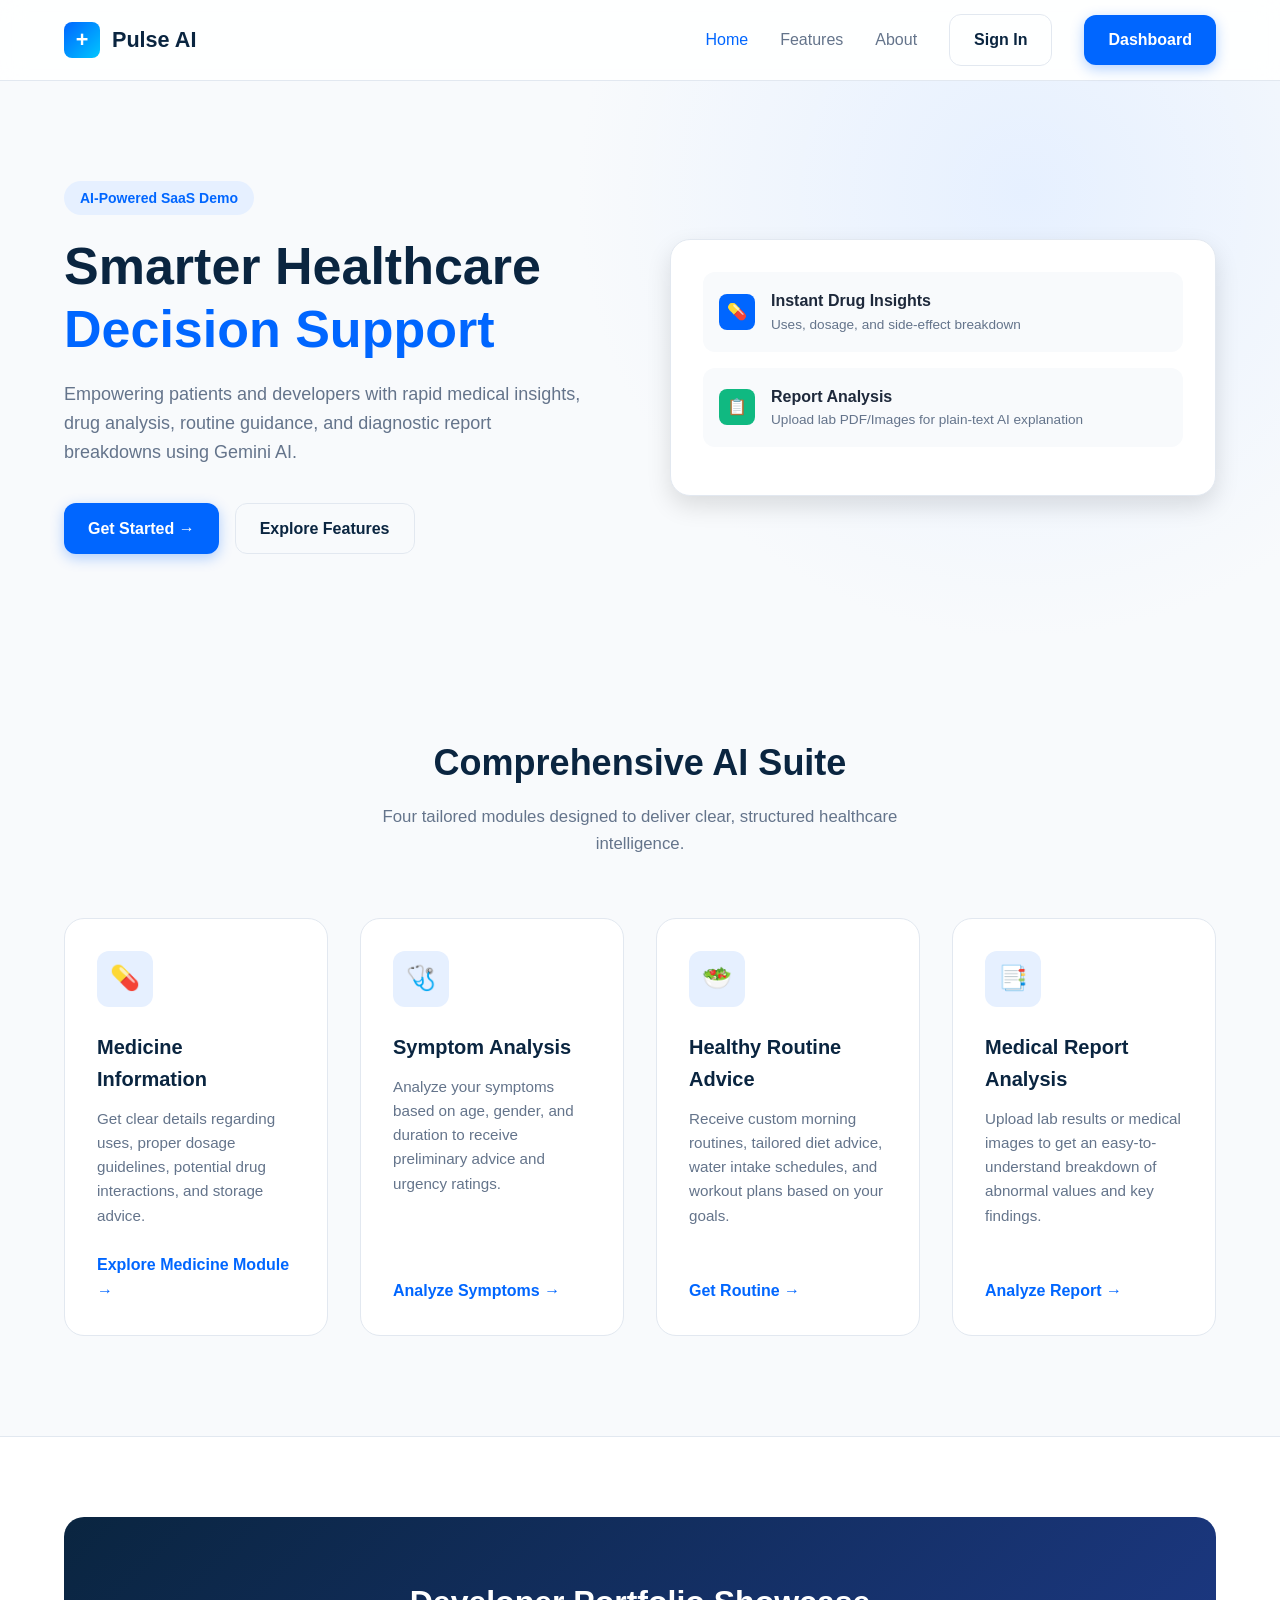
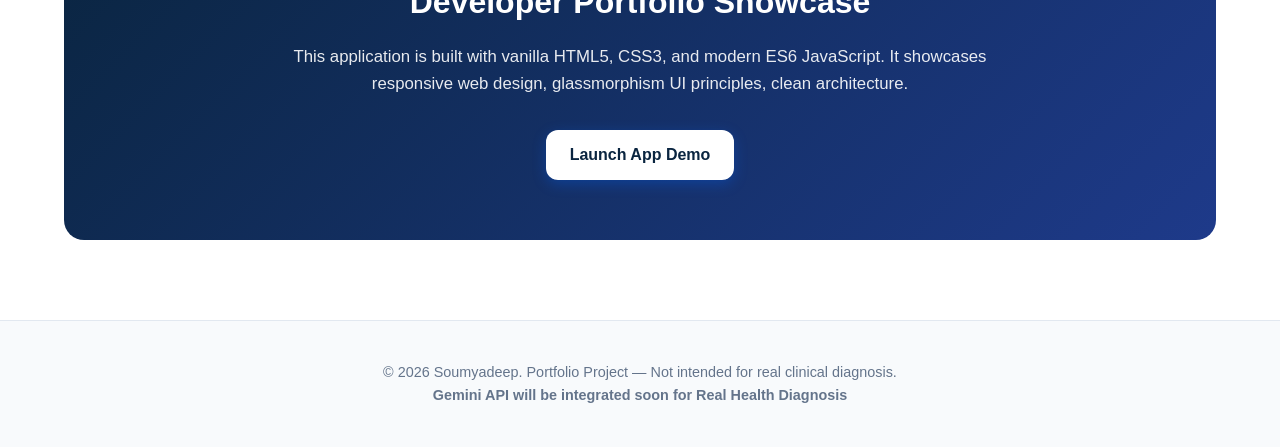
<file: index.html>
<!DOCTYPE html>
<html lang="en">
<head>
  <meta charset="UTF-8">
  <meta name="viewport" content="width=device-width, initial-scale=1.0">
  <title>PulseAI - Healthcare Decision Support System</title>
  <link rel="stylesheet" href="css/global.css">
  <link rel="stylesheet" href="css/home.css">
</head>
<body>

  <!-- Navigation Bar -->
  <nav class="navbar">
    <div class="container nav-container">
      <a href="index.html" class="logo">
        <div class="logo-icon">+</div>
        Pulse AI
      </a>
      
      <ul class="nav-links">
        <li><a href="index.html" class="nav-link active">Home</a></li>
        <li><a href="#features" class="nav-link">Features</a></li>
        <li><a href="#about" class="nav-link">About</a></li>
        <li><a href="login.html" class="btn btn-outline">Sign In</a></li>
        <li><a href="dashboard.html" class="btn btn-primary">Dashboard</a></li>
      </ul>
      <div class="mobile-toggle" aria-label="Toggle navigation">
        <span></span>
        <span></span>
        <span></span>
      </div>
    </div>
  </nav>

  <!-- Hero Section -->
  <header class="hero">
    <div class="container hero-grid">
      <div class="hero-content fade-in">
        <span class="hero-badge">AI-Powered SaaS Demo</span>
        <h1 class="hero-title">Smarter Healthcare <span>Decision Support</span></h1>
        <p class="hero-description">
          Empowering patients and developers with rapid medical insights, drug analysis, routine guidance, and diagnostic report breakdowns using Gemini AI.
        </p>
        <div class="hero-actions">
          <a href="login.html" class="btn btn-primary">Get Started →</a>
          <a href="#features" class="btn btn-outline">Explore Features</a>
        </div>
      </div>
      <div class="hero-card-preview fade-in">
        <div class="preview-stat">
          <div class="logo-icon" style="background: var(--primary);">💊</div>
          <div>
            <strong>Instant Drug Insights</strong>
            <p style="font-size: 0.85rem; color: var(--text-muted);">Uses, dosage, and side-effect breakdown</p>
          </div>
        </div>
        <div class="preview-stat">
          <div class="logo-icon" style="background: #10B981;">📋</div>
          <div>
            <strong>Report Analysis</strong>
            <p style="font-size: 0.85rem; color: var(--text-muted);">Upload lab PDF/Images for plain-text AI explanation</p>
          </div>
        </div>
      </div>
    </div>
  </header>

  <!-- Features Section -->
  <section class="features" id="features">
    <div class="container">
      <div class="section-header">
        <h2 class="section-title">Comprehensive AI Suite</h2>
        <p class="section-subtitle">Four tailored modules designed to deliver clear, structured healthcare intelligence.</p>
      </div>

      <div class="features-grid">
        <!-- Feature Card 1 -->
        <a href="medicine.html" class="feature-card">
          <div class="feature-icon">💊</div>
          <h3>Medicine Information</h3>
          <p>
            Get clear details regarding uses, proper dosage guidelines,
            potential drug interactions, and storage advice.
          </p>
          <span class="feature-link">Explore Medicine Module →</span>
        </a>

        <!-- Feature Card 2 -->
        <a href="symptom.html" class="feature-card">
          <div class="feature-icon">🩺</div>
          <h3>Symptom Analysis</h3>
          <p>
            Analyze your symptoms based on age, gender, and duration to
            receive preliminary advice and urgency ratings.
          </p>
          <span class="feature-link">Analyze Symptoms →</span>
        </a>

        <!-- Feature Card 3 -->
        <a href="routine.html" class="feature-card">
          <div class="feature-icon">🥗</div>
          <h3>Healthy Routine Advice</h3>
          <p>
            Receive custom morning routines, tailored diet advice, water
            intake schedules, and workout plans based on your goals.
          </p>
          <span class="feature-link">Get Routine →</span>
        </a>

        <!-- Feature Card 4 -->
        <a href="report.html" class="feature-card">
          <div class="feature-icon">📑</div>
          <h3>Medical Report Analysis</h3>
          <p>
            Upload lab results or medical images to get an easy-to-understand
            breakdown of abnormal values and key findings.
          </p>
          <span class="feature-link">Analyze Report →</span>
        </a>
      </div>
    </div>
  </section>

  <!-- About Section -->
  <section class="about" id="about">
    <div class="container">
      <div class="about-box">
        <h2>Developer Portfolio Showcase</h2>
        <p>
          This application is built with vanilla HTML5, CSS3, and modern ES6 JavaScript. It showcases responsive web design, glassmorphism UI principles, clean architecture.
        </p>
        <a href="login.html" class="btn btn-primary" style="background: white; color: var(--secondary);">Launch App Demo</a>
      </div>
    </div>
  </section>

  <!-- Footer -->
  <footer class="footer">
    <div class="container">
      <p>© 2026 Soumyadeep. Portfolio Project — Not intended for real clinical diagnosis.</p>
      <p><b>Gemini API will be integrated soon for Real Health Diagnosis</b></p>
      <p><b></p>
    </div>
  </footer>

  <script src="js/utils.js"></script>
  <script src="js/main.js"></script>
</body>
</html>
</file>
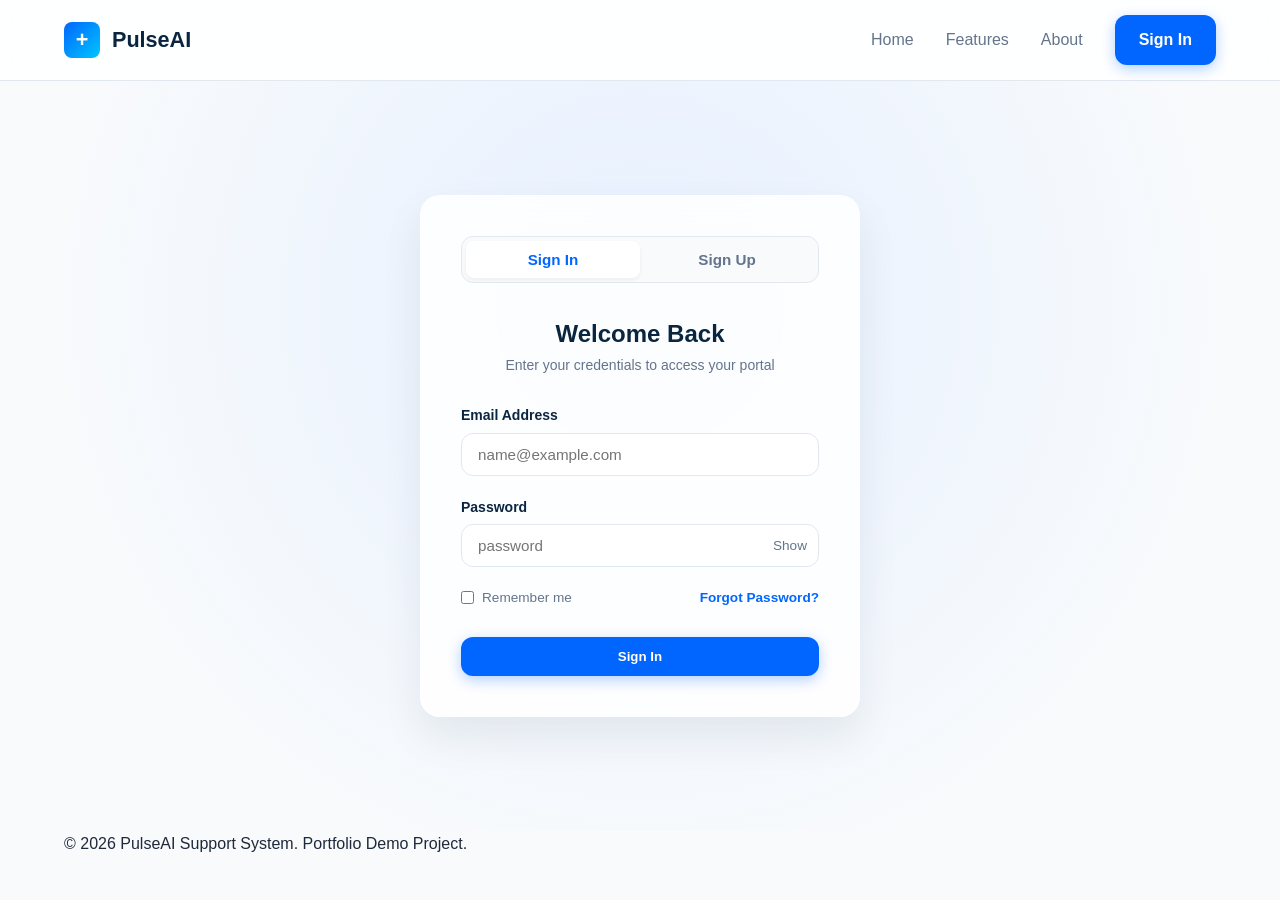
<file: dashboard.html>
<!DOCTYPE html>
<html lang="en">
<head>
  <meta charset="UTF-8">
  <meta name="viewport" content="width=device-width, initial-scale=1.0">
  <title>Dashboard - PulseAI</title>
  <link rel="stylesheet" href="css/global.css">
  <link rel="stylesheet" href="css/dashboard.css">
</head>
<body>

  <!-- Navigation Bar -->
  <nav class="navbar">
    <div class="container nav-container">
      <a href="dashboard.html" class="logo">
        <div class="logo-icon">+</div>
        PulseAI
      </a>
      <ul class="nav-links">
        <li><a href="dashboard.html" class="nav-link active">Dashboard</a></li>
        <li><a href="medicine.html" class="nav-link">Medicine</a></li>
        <li><a href="symptom.html" class="nav-link">Symptoms</a></li>
        <li><a href="routine.html" class="nav-link">Routine</a></li>
        <li><a href="report.html" class="nav-link">Report</a></li>
        <li><button id="logoutBtn" class="btn btn-outline" style="padding: 8px 16px;">Logout</button></li>
      </ul>
      <div class="mobile-toggle" aria-label="Toggle navigation">
        <span></span>
        <span></span>
        <span></span>
      </div>
    </div>
  </nav>

  <!-- Main Dashboard Content -->
  <main class="dashboard-wrapper">
    <div class="container">
      
      <!-- Welcome Banner -->
      <section class="welcome-banner fade-in">
        <div class="welcome-text">
          <h1>Welcome back, <span id="userName">User</span> 👋</h1>
          <p>Access your AI clinical support modules or review past decision logs.</p>
        </div>
        <div class="user-badge">
          <div class="avatar" id="userAvatar">U</div>
          <div>
            <div style="font-weight: 600; font-size: 0.9rem;" id="userEmail">user@example.com</div>
            <div style="font-size: 0.75rem; opacity: 0.8;">Active Session</div>
          </div>
        </div>
      </section>

      <!-- Grid Content -->
      <div class="dashboard-grid fade-in">
        
        <!-- Left: Feature Modules Grid -->
        <section>
          <h2 class="modules-header">Clinical Support Modules</h2>
          <div class="modules-grid">
            
            <!-- Module 1 -->
            <a href="medicine.html" class="module-card">
              <div class="module-card-icon">💊</div>
              <h3>Medicine Information</h3>
              <p>Search any medication for indications, contraindications, and dosage guidelines.</p>
              <span class="module-card-action">Launch Module →</span>
            </a>

            <!-- Module 2 -->
            <a href="symptom.html" class="module-card">
              <div class="module-card-icon">🩺</div>
              <h3>Symptom Checker</h3>
              <p>Enter patient symptoms for intelligent triage and consultation urgency flags.</p>
              <span class="module-card-action">Launch Module →</span>
            </a>

            <!-- Module 3 -->
            <a href="routine.html" class="module-card">
              <div class="module-card-icon">🥗</div>
              <h3>Healthy Routine Plan</h3>
              <p>Generate personalized nutrition, hydration, and active living schedules.</p>
              <span class="module-card-action">Launch Module →</span>
            </a>

            <!-- Module 4 -->
            <a href="report.html" class="module-card">
              <div class="module-card-icon">📑</div>
              <h3>Medical Report Reader</h3>
              <p>Upload lab results or diagnostic images for instant plain-English summaries.</p>
              <span class="module-card-action">Launch Module →</span>
            </a>

          </div>
        </section>

        <!-- Right: Sidebar Activity Log -->
        <aside class="sidebar-section">
          <div class="widget-card">
            <div class="widget-title">
              <span>Recent Activity</span>
              <span style="font-size: 0.8rem; color: var(--primary); font-weight: normal;">Live Logs</span>
            </div>
            <div class="activity-list" id="activityList">
              <!-- Dynamically populated by dashboard.js -->
            </div>
          </div>

          <div class="widget-card" style="background: var(--primary-light); border-color: rgba(0, 102, 255, 0.2);">
            <h4 style="color: var(--primary); margin-bottom: 8px;">💡 Portfolio Note</h4>
            <p style="font-size: 0.85rem; color: var(--secondary);">
              This app interacts directly with Google's Gemini API on the client side. Select any module above to test real-time prompt generation.
            </p>
          </div>
        </aside>

      </div>

    </div>
  </main>

  <!-- Footer -->
  <footer class="footer">
    <div class="container">
      <p>© 2026 PulseAI Support System. Developer Portfolio Demo.</p>
    </div>
  </footer>

  <script src="js/utils.js"></script>
  <script src="js/main.js"></script>
  <script src="js/dashboard.js"></script>
</body>
</html>
</file>
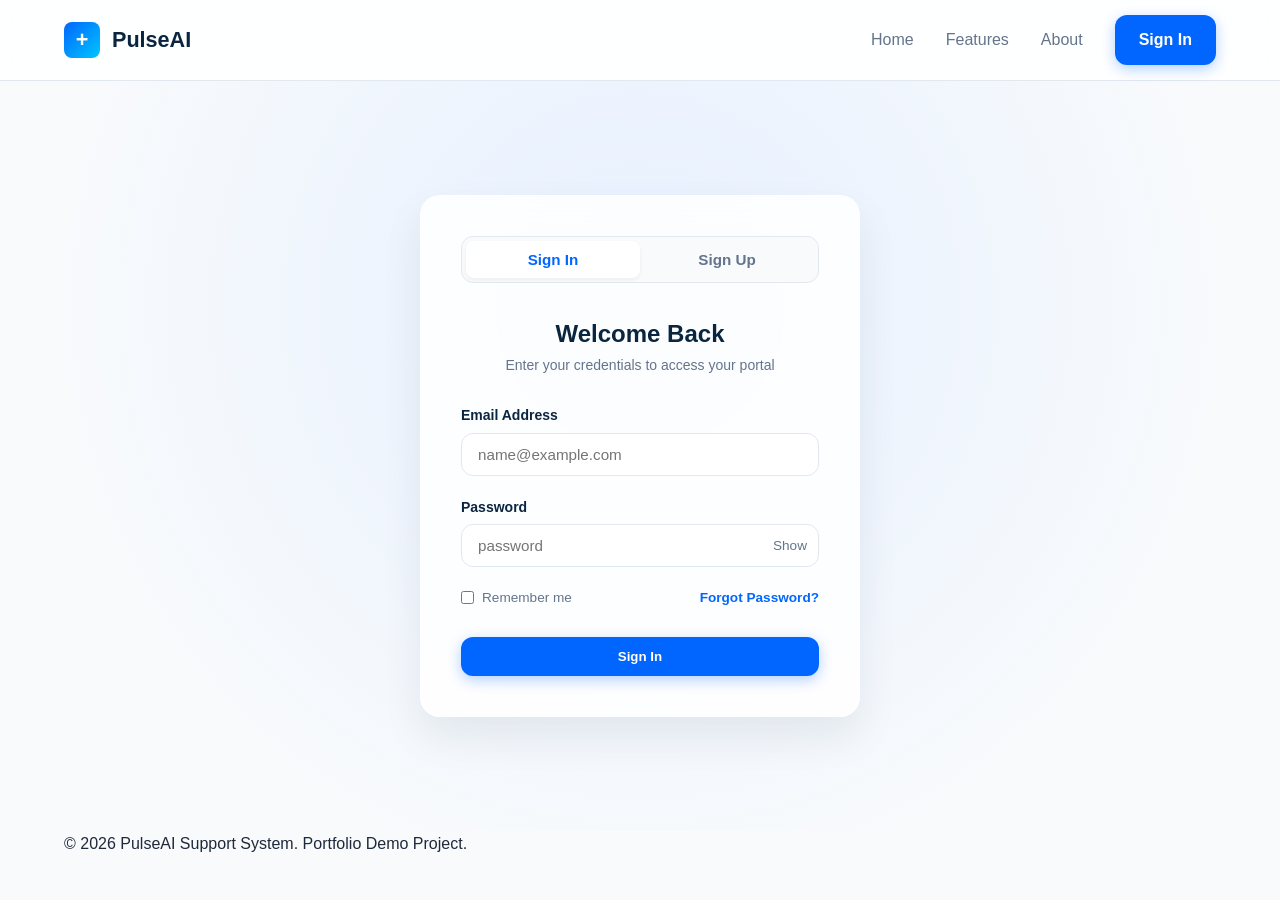
<file: login.html>
<!DOCTYPE html>
<html lang="en">
<head>
  <meta charset="UTF-8">
  <meta name="viewport" content="width=device-width, initial-scale=1.0">
  <title>Sign In / Sign Up - PulseAI</title>
  <link rel="stylesheet" href="css/global.css">
  <link rel="stylesheet" href="css/login.css">
</head>
<body>

  <!-- Navigation Bar -->
  <nav class="navbar">
    <div class="container nav-container">
      <a href="index.html" class="logo">
        <div class="logo-icon">+</div>
        PulseAI
      </a>
      <ul class="nav-links">
        <li><a href="index.html" class="nav-link">Home</a></li>
        <li><a href="index.html#features" class="nav-link">Features</a></li>
        <li><a href="index.html#about" class="nav-link">About</a></li>
        <li><a href="login.html" class="btn btn-primary">Sign In</a></li>
      </ul>
      <div class="mobile-toggle" aria-label="Toggle navigation">
        <span></span>
        <span></span>
        <span></span>
      </div>
    </div>
  </nav>

  <!-- Auth Wrapper -->
  <main class="auth-wrapper">
    <div class="auth-container fade-in">
      
      <!-- Toggle Tabs -->
      <div class="auth-toggle">
        <button class="toggle-btn active" id="loginTab" type="button">Sign In</button>
        <button class="toggle-btn" id="signupTab" type="button">Sign Up</button>
      </div>

      <!-- Global Alert Container -->
      <div id="alertBox" class="alert-box"></div>

      <!-- Login Form -->
      <form id="loginForm" class="auth-form">
        <div class="form-header">
          <h2>Welcome Back</h2>
          <p>Enter your credentials to access your portal</p>
        </div>

        <div class="input-group">
          <label for="loginEmail">Email Address</label>
          <div class="input-field-wrapper">
            <input type="email" id="loginEmail" class="input-field" placeholder="name@example.com" required>
          </div>
        </div>

        <div class="input-group">
          <label for="loginPassword">Password</label>
          <div class="input-field-wrapper">
            <input type="password" id="loginPassword" class="input-field" placeholder="password" required>
            <button type="button" class="toggle-password">Show</button>
          </div>
        </div>

        <div class="form-options">
          <label class="remember-me">
            <input type="checkbox" id="rememberMe"> Remember me
          </label>
          <a href="#" class="forgot-link" onclick="alert('Demo feature: Use demo@pulseai.com / password123'); return false;">Forgot Password?</a>
        </div>

        <button type="submit" class="btn btn-primary" style="width: 100%; margin-top: 8px;">Sign In</button>
      </form>

      <!-- Sign Up Form (Initially Hidden) -->
      <form id="signupForm" class="auth-form hidden">
        <div class="form-header">
          <h2>Create Account</h2>
          <p>Sign up to start using PulseAI decision tools</p>
        </div>

        <div class="input-group">
          <label for="signupName">Full Name</label>
          <div class="input-field-wrapper">
            <input type="text" id="signupName" class="input-field" placeholder="Soumyadeep" required>
          </div>
        </div>

        <div class="input-group">
          <label for="signupEmail">Email Address</label>
          <div class="input-field-wrapper">
            <input type="email" id="signupEmail" class="input-field" placeholder="name@example.com" required>
          </div>
        </div>

        <div class="input-group">
          <label for="signupPassword">Password</label>
          <div class="input-field-wrapper">
            <input type="password" id="signupPassword" class="input-field" placeholder="At least 6 characters" required>
            <button type="button" class="toggle-password">Show</button>
          </div>
        </div>

        <button type="submit" class="btn btn-primary" style="width: 100%; margin-top: 8px;">Create Account</button>
      </form>

    </div>
  </main>

  <!-- Footer -->
  <footer class="footer">
    <div class="container">
      <p>© 2026 PulseAI Support System. Portfolio Demo Project.</p>
    </div>
  </footer>

  <script src="js/utils.js"></script>
  <script src="js/main.js"></script>
  <script src="js/auth.js"></script>
</body>
</html>
</file>
<file: css/global.css>
/* css/global.css */
:root {
  /* Color Palette */
  --primary: #0066FF;
  --primary-hover: #0052CC;
  --primary-light: #E6F0FF;
  --secondary: #0A2540;
  --bg-light: #F8FAFC;
  --surface: #FFFFFF;
  --text-dark: #1E293B;
  --text-muted: #64748B;
  --border-color: #E2E8F0;
  --shadow-sm: 0 2px 4px rgba(0, 0, 0, 0.05);
  --shadow-md: 0 4px 12px rgba(0, 0, 0, 0.08);
  --shadow-lg: 0 10px 25px rgba(0, 0, 0, 0.12);
  --radius-sm: 8px;
  --radius-md: 12px;
  --radius-lg: 20px;
  --transition: all 0.3s cubic-bezier(0.4, 0, 0.2, 1);
  --font-sans: 'Inter', -apple-system, BlinkMacSystemFont, "Segoe UI", Roboto, sans-serif;
}

* {
  margin: 0;
  padding: 0;
  box-sizing: border-box;
}

body {
  font-family: var(--font-sans);
  background-color: var(--bg-light);
  color: var(--text-dark);
  line-height: 1.6;
  overflow-x: hidden;
}

a {
  text-decoration: none;
  color: inherit;
}

/* Container */
.container {
  max-width: 1200px;
  margin: 0 auto;
  padding: 0 24px;
}

/* Navbar */
.navbar {
  position: sticky;
  top: 0;
  z-index: 1000;
  background-color: rgba(255, 255, 255, 0.85);
  backdrop-filter: blur(12px);
  border-bottom: 1px solid var(--border-color);
  transition: var(--transition);
}

.nav-container {
  display: flex;
  justify-content: space-between;
  align-items: center;
  height: 80px;
}

.logo {
  display: flex;
  align-items: center;
  gap: 12px;
  font-size: 1.35rem;
  font-weight: 700;
  color: var(--secondary);
}

.logo-icon {
  width: 36px;
  height: 36px;
  background: linear-gradient(135deg, var(--primary), #00C6FF);
  border-radius: var(--radius-sm);
  display: flex;
  align-items: center;
  justify-content: center;
  color: white;
  font-weight: bold;
}

.nav-links {
  display: flex;
  gap: 32px;
  align-items: center;
  list-style: none;
}

.nav-link {
  color: var(--text-muted);
  font-weight: 500;
  transition: var(--transition);
}

.nav-link:hover, .nav-link.active {
  color: var(--primary);
}

/* Buttons */
.btn {
  display: inline-flex;
  align-items: center;
  justify-content: center;
  padding: 12px 24px;
  border-radius: var(--radius-md);
  font-weight: 600;
  cursor: pointer;
  transition: var(--transition);
  border: none;
  gap: 8px;
}

.btn-primary {
  background-color: var(--primary);
  color: white;
  box-shadow: 0 4px 14px rgba(0, 102, 255, 0.3);
}

.btn-primary:hover {
  background-color: var(--primary-hover);
  transform: translateY(-2px);
  box-shadow: 0 6px 20px rgba(0, 102, 255, 0.4);
}

.btn-outline {
  background-color: transparent;
  color: var(--secondary);
  border: 1px solid var(--border-color);
}

.btn-outline:hover {
  border-color: var(--primary);
  color: var(--primary);
  background-color: var(--primary-light);
}

/* Mobile Toggle */
.mobile-toggle {
  display: none;
  flex-direction: column;
  gap: 6px;
  cursor: pointer;
}

.mobile-toggle span {
  width: 25px;
  height: 3px;
  background-color: var(--secondary);
  border-radius: 2px;
  transition: var(--transition);
}

/* Animations */
@keyframes fadeIn {
  from { opacity: 0; transform: translateY(20px); }
  to { opacity: 1; transform: translateY(0); }
}

.fade-in {
  animation: fadeIn 0.8s ease-out forwards;
}

/* Responsive Navbar */
@media (max-width: 768px) {
  .mobile-toggle { display: flex; }
  .nav-links {
    position: absolute;
    top: 80px;
    left: 0;
    right: 0;
    background-color: var(--surface);
    flex-direction: column;
    padding: 24px;
    border-bottom: 1px solid var(--border-color);
    box-shadow: var(--shadow-md);
    display: none;
  }
  .nav-links.active { display: flex; }
}
</file>
<file: css/home.css>
/* css/home.css */

/* Hero Section */
.hero {
  padding: 100px 0 80px;
  background: radial-gradient(circle at 80% 20%, var(--primary-light) 0%, transparent 40%);
}

.hero-grid {
  display: grid;
  grid-template-columns: 1fr 1fr;
  gap: 60px;
  align-items: center;
}

.hero-badge {
  display: inline-block;
  padding: 6px 16px;
  background-color: var(--primary-light);
  color: var(--primary);
  border-radius: 50px;
  font-size: 0.875rem;
  font-weight: 600;
  margin-bottom: 20px;
}

.hero-title {
  font-size: 3.25rem;
  font-weight: 800;
  color: var(--secondary);
  line-height: 1.2;
  margin-bottom: 20px;
}

.hero-title span {
  color: var(--primary);
}

.hero-description {
  font-size: 1.125rem;
  color: var(--text-muted);
  margin-bottom: 36px;
  max-width: 520px;
}

.hero-actions {
  display: flex;
  gap: 16px;
}

.hero-card-preview {
  background: var(--surface);
  border-radius: var(--radius-lg);
  padding: 32px;
  box-shadow: var(--shadow-lg);
  border: 1px solid var(--border-color);
  position: relative;
}

.preview-stat {
  display: flex;
  align-items: center;
  gap: 16px;
  padding: 16px;
  background: var(--bg-light);
  border-radius: var(--radius-md);
  margin-bottom: 16px;
}

/* Features Section */
.features {
  padding: 100px 0;
}

.section-header {
  text-align: center;
  max-width: 600px;
  margin: 0 auto 60px;
}

.section-title {
  font-size: 2.25rem;
  color: var(--secondary);
  font-weight: 700;
  margin-bottom: 12px;
}

.section-subtitle {
  color: var(--text-muted);
  font-size: 1.05rem;
}

.features-grid {
  display: grid;
  grid-template-columns: repeat(auto-fit, minmax(260px, 1fr));
  gap: 32px;
}

.feature-card {
  background-color: var(--surface);
  border: 1px solid var(--border-color);
  border-radius: var(--radius-lg);
  padding: 32px;
  transition: var(--transition);
  display: flex;
  flex-direction: column;
}

.feature-card:hover {
  transform: translateY(-8px);
  box-shadow: var(--shadow-lg);
  border-color: var(--primary-light);
}

.feature-icon {
  width: 56px;
  height: 56px;
  border-radius: var(--radius-md);
  background-color: var(--primary-light);
  color: var(--primary);
  display: flex;
  align-items: center;
  justify-content: center;
  font-size: 1.5rem;
  margin-bottom: 24px;
}

.feature-card h3 {
  font-size: 1.25rem;
  color: var(--secondary);
  margin-bottom: 12px;
}

.feature-card p {
  color: var(--text-muted);
  font-size: 0.95rem;
  margin-bottom: 24px;
  flex-grow: 1;
}

.feature-link {
  color: var(--primary);
  font-weight: 600;
  display: flex;
  align-items: center;
  gap: 6px;
}

/* About Section */
.about {
  padding: 80px 0;
  background-color: var(--surface);
  border-top: 1px solid var(--border-color);
  border-bottom: 1px solid var(--border-color);
}

.about-box {
  background: linear-gradient(135deg, var(--secondary), #1E3A8A);
  border-radius: var(--radius-lg);
  padding: 60px;
  color: white;
  text-align: center;
}

.about-box h2 {
  font-size: 2rem;
  margin-bottom: 16px;
}

.about-box p {
  max-width: 700px;
  margin: 0 auto 32px;
  opacity: 0.9;
  font-size: 1.05rem;
}

/* Footer */
.footer {
  padding: 40px 0;
  text-align: center;
  color: var(--text-muted);
  font-size: 0.9rem;
}

/* Responsive adjustments */
@media (max-width: 992px) {
  .hero-grid {
    grid-template-columns: 1fr;
    text-align: center;
  }
  .hero-description {
    margin: 0 auto 36px;
  }
  .hero-actions {
    justify-content: center;
  }
}
</file>
<file: css/dashboard.css>
/* css/dashboard.css */

.dashboard-wrapper {
  padding: 40px 0 80px;
  background-color: var(--bg-light);
  min-height: calc(100vh - 80px - 70px);
}

/* Header Welcome Section */
.welcome-banner {
  background: linear-gradient(135deg, var(--secondary), #1E3A8A);
  border-radius: var(--radius-lg);
  padding: 36px 40px;
  color: white;
  display: flex;
  justify-content: space-between;
  align-items: center;
  margin-bottom: 36px;
  box-shadow: var(--shadow-md);
}

.welcome-text h1 {
  font-size: 1.85rem;
  font-weight: 700;
  margin-bottom: 6px;
}

.welcome-text p {
  opacity: 0.85;
  font-size: 0.95rem;
}

.user-badge {
  display: flex;
  align-items: center;
  gap: 12px;
  background: rgba(255, 255, 255, 0.1);
  padding: 10px 18px;
  border-radius: 50px;
  backdrop-filter: blur(8px);
  border: 1px solid rgba(255, 255, 255, 0.2);
}

.avatar {
  width: 40px;
  height: 40px;
  border-radius: 50%;
  background: var(--primary);
  color: white;
  display: flex;
  align-items: center;
  justify-content: center;
  font-weight: 700;
  font-size: 1.1rem;
}

/* Dashboard Layout Grid */
.dashboard-grid {
  display: grid;
  grid-template-columns: 2fr 1fr;
  gap: 32px;
}

/* Feature Modules Section */
.modules-header {
  font-size: 1.25rem;
  color: var(--secondary);
  font-weight: 700;
  margin-bottom: 20px;
}

.modules-grid {
  display: grid;
  grid-template-columns: repeat(2, 1fr);
  gap: 20px;
}

.module-card {
  background: var(--surface);
  border: 1px solid var(--border-color);
  border-radius: var(--radius-md);
  padding: 24px;
  transition: var(--transition);
  display: flex;
  flex-direction: column;
  gap: 12px;
  text-decoration: none;
  color: inherit;
  position: relative;
  overflow: hidden;
}

.module-card:hover {
  transform: translateY(-4px);
  box-shadow: var(--shadow-md);
  border-color: var(--primary);
}

.module-card-icon {
  width: 48px;
  height: 48px;
  border-radius: var(--radius-sm);
  background-color: var(--primary-light);
  display: flex;
  align-items: center;
  justify-content: center;
  font-size: 1.4rem;
}

.module-card h3 {
  font-size: 1.1rem;
  color: var(--secondary);
  font-weight: 600;
}

.module-card p {
  color: var(--text-muted);
  font-size: 0.875rem;
}

.module-card-action {
  font-size: 0.85rem;
  font-weight: 600;
  color: var(--primary);
  display: flex;
  align-items: center;
  gap: 4px;
  margin-top: auto;
}

/* Sidebar & Activity Feed */
.sidebar-section {
  display: flex;
  flex-direction: column;
  gap: 24px;
}

.widget-card {
  background: var(--surface);
  border: 1px solid var(--border-color);
  border-radius: var(--radius-md);
  padding: 24px;
  box-shadow: var(--shadow-sm);
}

.widget-title {
  font-size: 1.1rem;
  color: var(--secondary);
  font-weight: 700;
  margin-bottom: 16px;
  display: flex;
  justify-content: space-between;
  align-items: center;
}

.activity-list {
  display: flex;
  flex-direction: column;
  gap: 16px;
}

.activity-item {
  display: flex;
  align-items: flex-start;
  gap: 12px;
  padding-bottom: 12px;
  border-bottom: 1px solid var(--border-color);
}

.activity-item:last-child {
  border-bottom: none;
  padding-bottom: 0;
}

.activity-icon {
  width: 32px;
  height: 32px;
  border-radius: 50%;
  background-color: var(--bg-light);
  display: flex;
  align-items: center;
  justify-content: center;
  font-size: 0.9rem;
  flex-shrink: 0;
}

.activity-details h4 {
  font-size: 0.875rem;
  color: var(--secondary);
  font-weight: 600;
}

.activity-details p {
  font-size: 0.8rem;
  color: var(--text-muted);
}

.activity-time {
  font-size: 0.75rem;
  color: var(--text-muted);
  margin-top: 2px;
}

/* Responsive adjustments */
@media (max-width: 992px) {
  .dashboard-grid {
    grid-template-columns: 1fr;
  }
}

@media (max-width: 600px) {
  .modules-grid {
    grid-template-columns: 1fr;
  }
  .welcome-banner {
    flex-direction: column;
    align-items: flex-start;
    gap: 16px;
  }
}
</file>
<file: css/login.css>
/* css/login.css */

.auth-wrapper {
  min-height: calc(100vh - 80px - 70px); /* Fill space between navbar and footer */
  display: flex;
  align-items: center;
  justify-content: center;
  padding: 40px 20px;
  background: radial-gradient(circle at 50% 30%, var(--primary-light) 0%, var(--bg-light) 70%);
}

/* Glassmorphism Card Container */
.auth-container {
  width: 100%;
  max-width: 440px;
  background: rgba(255, 255, 255, 0.85);
  backdrop-filter: blur(16px);
  -webkit-backdrop-filter: blur(16px);
  border: 1px solid rgba(255, 255, 255, 0.6);
  border-radius: var(--radius-lg);
  box-shadow: 0 20px 40px rgba(10, 37, 64, 0.08);
  padding: 40px;
  position: relative;
  overflow: hidden;
}

/* Toggle Header Switcher */
.auth-toggle {
  display: flex;
  background: var(--bg-light);
  border-radius: var(--radius-md);
  padding: 4px;
  margin-bottom: 32px;
  border: 1px solid var(--border-color);
  position: relative;
}

.toggle-btn {
  flex: 1;
  padding: 10px;
  border: none;
  background: transparent;
  color: var(--text-muted);
  font-weight: 600;
  font-size: 0.95rem;
  cursor: pointer;
  transition: var(--transition);
  border-radius: var(--radius-sm);
  z-index: 1;
}

.toggle-btn.active {
  color: var(--primary);
  background: var(--surface);
  box-shadow: var(--shadow-sm);
}

/* Form Styles */
.auth-form {
  display: flex;
  flex-direction: column;
  gap: 20px;
  transition: var(--transition);
}

.auth-form.hidden {
  display: none;
}

.form-header {
  text-align: center;
  margin-bottom: 8px;
}

.form-header h2 {
  font-size: 1.5rem;
  color: var(--secondary);
  font-weight: 700;
}

.form-header p {
  color: var(--text-muted);
  font-size: 0.875rem;
}

.input-group {
  display: flex;
  flex-direction: column;
  gap: 6px;
}

.input-group label {
  font-size: 0.875rem;
  font-weight: 600;
  color: var(--secondary);
}

.input-field-wrapper {
  position: relative;
  display: flex;
  align-items: center;
}

.input-field {
  width: 100%;
  padding: 12px 16px;
  border: 1px solid var(--border-color);
  border-radius: var(--radius-md);
  font-size: 0.95rem;
  background-color: var(--surface);
  color: var(--text-dark);
  outline: none;
  transition: var(--transition);
}

.input-field:focus {
  border-color: var(--primary);
  box-shadow: 0 0 0 3px var(--primary-light);
}

.input-field.error {
  border-color: #EF4444;
}

.toggle-password {
  position: absolute;
  right: 12px;
  background: none;
  border: none;
  cursor: pointer;
  color: var(--text-muted);
  font-size: 0.85rem;
}

/* Form Footer Controls */
.form-options {
  display: flex;
  justify-content: space-between;
  align-items: center;
  font-size: 0.85rem;
}

.remember-me {
  display: flex;
  align-items: center;
  gap: 8px;
  color: var(--text-muted);
  cursor: pointer;
}

.forgot-link {
  color: var(--primary);
  font-weight: 600;
  transition: var(--transition);
}

.forgot-link:hover {
  text-decoration: underline;
}

/* Alert Notification */
.alert-box {
  padding: 12px 16px;
  border-radius: var(--radius-sm);
  font-size: 0.875rem;
  display: none;
  margin-bottom: 16px;
}

.alert-box.error {
  display: block;
  background-color: #FEE2E2;
  color: #DC2626;
  border: 1px solid #FCA5A5;
}

.alert-box.success {
  display: block;
  background-color: #D1FAE5;
  color: #059669;
  border: 1px solid #6EE7B7;
}

/* Responsive adjustments */
@media (max-width: 480px) {
  .auth-container {
    padding: 24px;
  }
}
</file>
